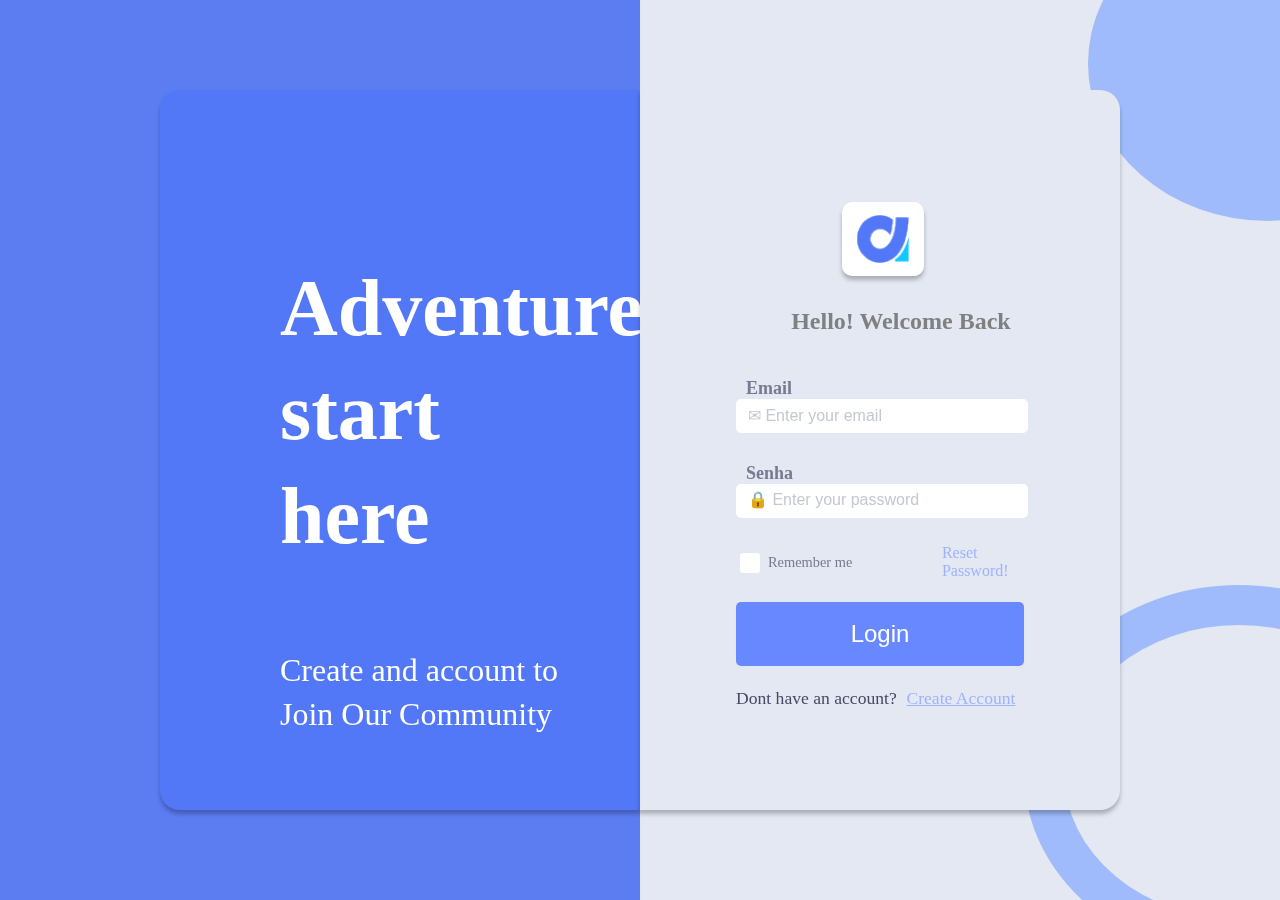
<file: Login/Index.html>
<!DOCTYPE html>
<html lang="pt-br">
  <head>
    <meta charset="UTF-8" />
    <meta http-equiv="X-UA-Compatible" content="IE=edge" />
    <meta name="viewport" content="width=device-width, initial-scale=1.0" />
    <title>Login</title>
    <link rel="stylesheet" href="style.css" />
    <link rel="preconnect" href="https://fonts.googleapis.com" />
    <link rel="preconnect" href="https://fonts.gstatic.com" crossorigin />
    <link
      href="https://fonts.googleapis.com/css2?family=Inria+Sans:wght@300&display=swap"
      rel="stylesheet"
    />
    <link
      rel="stylesheet"
      href="https://use.fontawesome.com/releases/v5.15.3/css/all.css"
      integrity="sha384-ow0VxT+3ET4zVchKdik3M7VbIMgg8WboKjE9aPhvx9ckp+EV8kuWfVYKzJd1DJ+7"
      crossorigin="anonymous"
    />
  </head>
  <body>
    <div id="backgroundDiv">
      <div id="backgroundDivLeft"></div>
      <div id="backgroundDivRight">
        <div id="upperCircle"></div>
        <div id="lowerCircle"></div>
      </div>
    </div>

    <div id="loginDivLeft">
      <div class="div-title">
        <h3 class="title">Adventure start here</h3>
        <h6 class="subtitle">Create and account to Join Our Community</h6>
      </div>
    </div>

    <div id="loginDivRight">
      <div class="logo-container"><img src="../img/logo.svg"></div>
      <!-- não incluir no partial -->
      <h3 class="login-title">Hello! Welcome Back</h3>
      <div id="loginSection">
        <label class="login-label login-username">
          <span class="span-username">email</span>
          <input
            type="text"
            name="username"
            class="input input-username"
            placeholder="&#x2709; Enter your email"
          />
        </label>

        <label class="login-label login-password">
          <span class="span-password">senha</span>
          <input
            type="password"
            name="password"
            class="input input-password"
            placeholder="&#x1F512; Enter your password"
          />
        </label>

        <div class="div-container">
          <label class="login-label-checkbox">
            <input type="checkbox" class="input-checkbox" />
            <span class="span-checkbox">Remember me</span>
          </label>

          <label class="label-reset-password">
            <a>Reset Password!</a>
          </label>
        </div>

        <button class="btn-continue">Login</button>

        <label class="label-create-account">
          <span class="span-create-account">Dont have an account?</span>
          <a href="../Register/Index.html">Create Account</a>
        </label>
      </div>
    </div>
  </body>
</html>
</file>
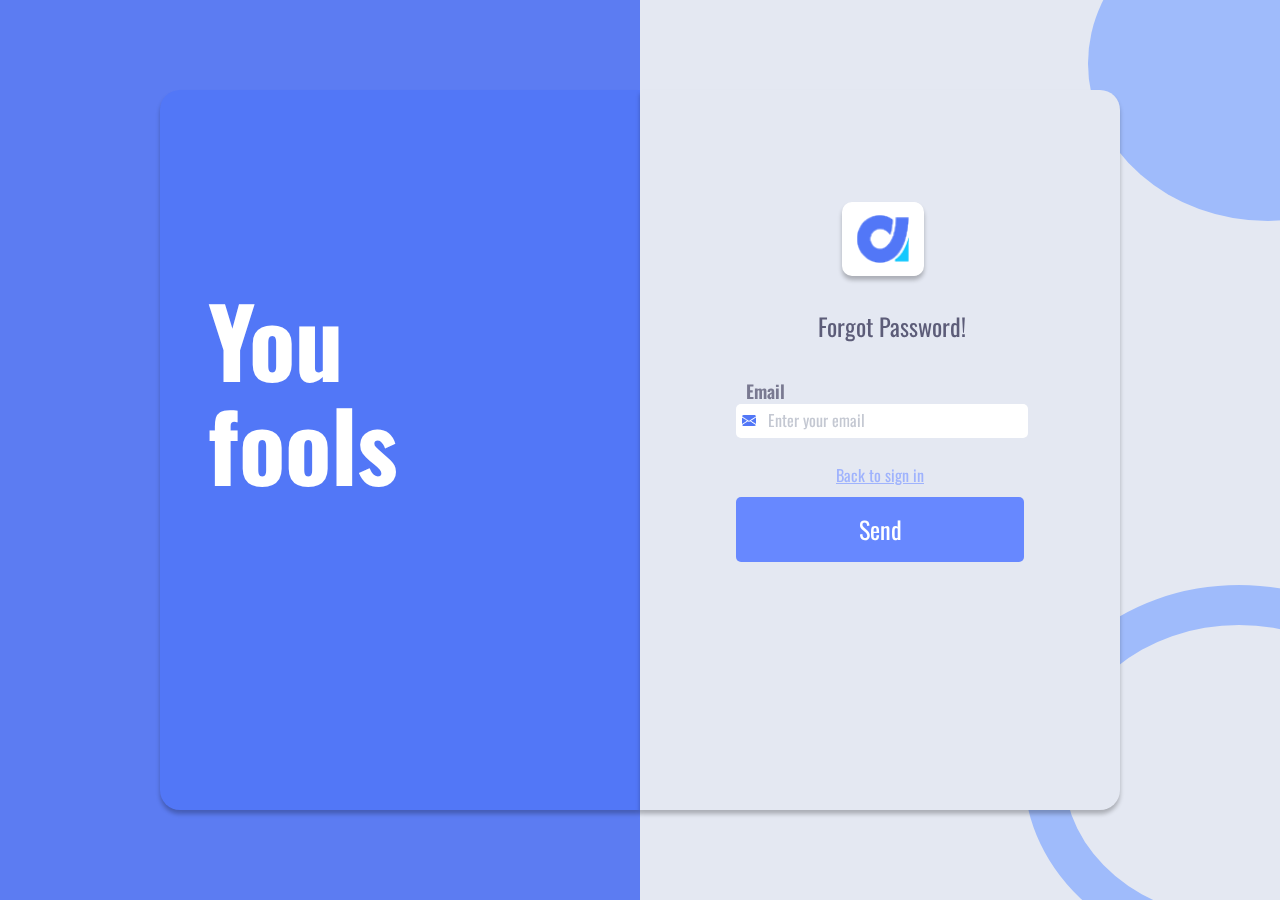
<file: Views/ForgotPassword/Index.html>
<!DOCTYPE html>
<html lang="pt-br">

<head>
  <meta charset="UTF-8" />
  <meta http-equiv="X-UA-Compatible" content="IE=edge" />
  <meta name="viewport" content="width=device-width, initial-scale=1.0" />
  <title>ResetPassword</title>
  <link rel="stylesheet" href="style.css" />
  <link rel="icon" href="../../img/favicon-16x16.png">
  <script src="script.js" defer></script>
</head>

<body>
  <div id="backgroundDiv">
    <div id="backgroundDivLeft"></div>
    <div id="backgroundDivRight">
      <div id="upperCircle"></div>
      <div id="lowerCircle"></div>
    </div>
  </div>

  <div id="loginDivLeft">
    <div class="div-title">
      <h3 class="title">You fools</h3>
    </div>
  </div>

  <div id="loginDivRight">
    <div class="logo-container"><img src="../../img/logo.svg"></div>
    <h3 class="login-title">Forgot Password!</h3>
    <form id="formLogin">
      <div id="loginSection">
        <label class="login-label login-email">
          <span class="span-email">email</span>
          <input type="email" name="email" class="input input-email" placeholder="Enter your email" />
          <img src="../../img/envelope-icon.png" class="envelope-icon">
        </label>

          <label class="label-back-sign-in">
            <a href="../Login/Index.html">Back to sign in</a>
          </label>

        <button id="btnSend" type="button" class="btn-send">Send</button>
      </div>
    </form>
  </div>
</body>

</html>
</file>
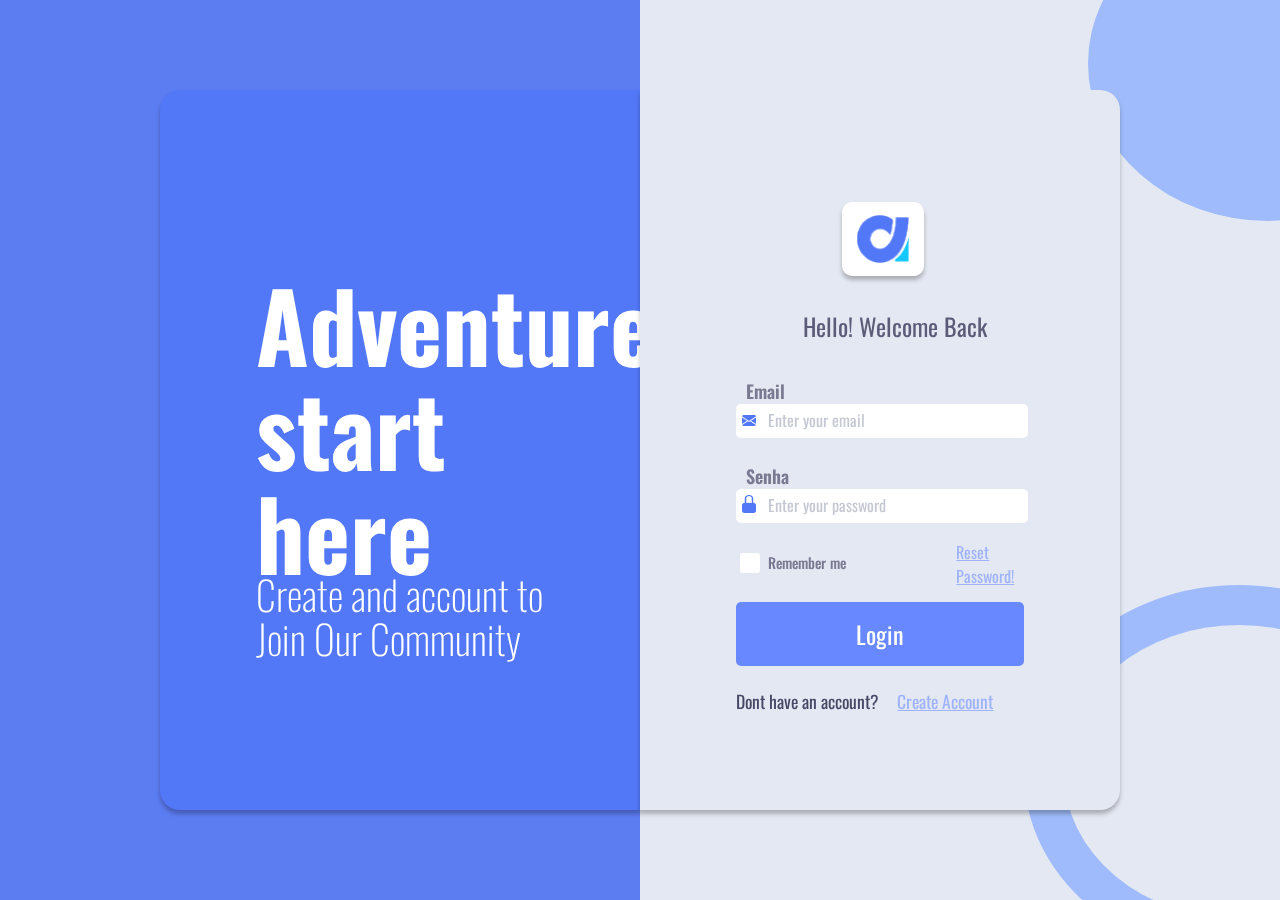
<file: Views/Login/Index.html>
<!DOCTYPE html>
<html lang="pt-br">

<head>
  <meta charset="UTF-8" />
  <meta http-equiv="X-UA-Compatible" content="IE=edge" />
  <meta name="viewport" content="width=device-width, initial-scale=1.0" />
  <title>Login</title>
  <link rel="stylesheet" href="style.css" />
  <link rel="icon" href="../../img/favicon-16x16.png">
  <script src="script.js" defer></script>
</head>

<body>
  <div id="backgroundDiv">
    <div id="backgroundDivLeft"></div>
    <div id="backgroundDivRight">
      <div id="upperCircle"></div>
      <div id="lowerCircle"></div>
    </div>
  </div>

  <div id="loginDivLeft">
    <div class="div-title">
      <h3 class="title">Adventure start here</h3>
      <h6 class="subtitle">Create and account to Join Our Community</h6>
    </div>
  </div>

  <div id="loginDivRight">
    <div class="logo-container"><img src="../../img/logo.svg"></div>
    <h3 class="login-title">Hello! Welcome Back</h3>
    <form id="formLogin">
      <div id="loginSection">
        <label class="login-label login-email">
          <span class="span-email">email</span>
          <input type="email" name="email" class="input input-email" placeholder="Enter your email" />
          <img src="../../img/envelope-icon.png" class="envelope-icon">
        </label>
        <label class="login-label login-password">
          <span class="span-password">senha</span>
          <input type="password" name="password" class="input input-password" placeholder="Enter your password" />
          <img src="../../img/lock-icon.png" class="lock-icon">
        </label>

        <div class="div-container">
          <label class="login-label-checkbox">
            <input type="checkbox" class="input-checkbox" name="cbx-remember"/>
            <span class="span-checkbox">Remember me</span>
          </label>

          <label class="label-reset-password">
            <a href="../ForgotPassword/Index.html">Reset Password!</a>
          </label>
        </div>

        <button id="btnLogin" type="button" class="btn-continue">Login</button>
        <label class="label-create-account">
          <span class="span-create-account">Dont have an account?</span>
          <a href="../Register/Index.html">Create Account</a>
        </label>
      </div>
    </form>
  </div>
</body>

</html>
</file>
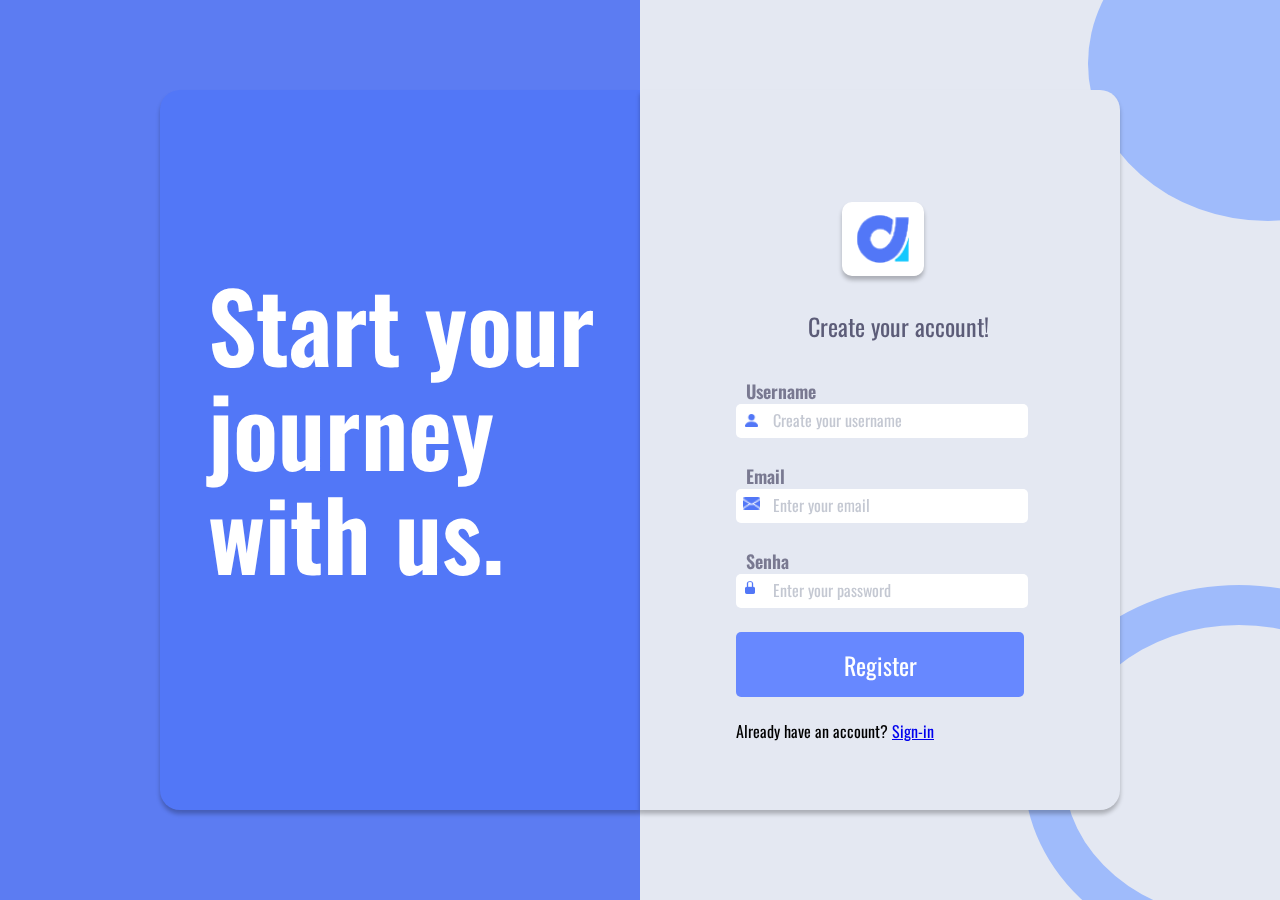
<file: Views/Register/Index.html>
<!DOCTYPE html>
<html lang="pt-br">

<head>
  <meta charset="UTF-8" />
  <meta http-equiv="X-UA-Compatible" content="IE=edge" />
  <meta name="viewport" content="width=device-width, initial-scale=1.0" />
  <title>Register</title>
  <link rel="stylesheet" href="style.css" />
  <link rel="icon" href="../../img/favicon-16x16.png">
  <script src="script.js" defer></script>

</head>

<body>
  <div id="backgroundDiv">
    <div id="backgroundDivLeft"></div>
    <div id="backgroundDivRight">
      <div id="upperCircle"></div>
      <div id="lowerCircle"></div>
    </div>
  </div>

  <div id="loginDivLeft">
    <div class="div-title">
      <h3 class="title">Start your journey with us.</h3>
    </div>
  </div>
  <form id="formRegister">
    <div id="loginDivRight">
      <div class="logo-container"><img src="../../img/logo.svg"></div>
      <h3 class="login-title">Create your account!</h3>
      <div id="loginSection">

        <label class="login-label login-username">
          <span class="span-username">username</span>
          <input type="text" name="username" class="input input-username" placeholder="Create your username" />
          <img src="../../img/user-icon.png" class="user-icon">
        </label>

        <label class="login-label login-email">
          <span class="span-email">email</span>
          <input type="text" name="username" class="input input-email" placeholder="Enter your email" />
          <img src="../../img/envelope-icon.png" class="envelope-icon">
        </label>

        <label class="login-label login-password">
          <span class="span-password">senha</span>
          <input type="password" name="password" class="input input-password" placeholder="Enter your password" />
          <img src="../../img/lock-icon.png" class="lock-icon">
        </label>

        <button class="btn-register" type="button">Register</button>
        <label class="label-sign-in">
          <span class="span-sign-in">Already have an account?</span>
          <a href="../Login/Index.html">Sign-in</a>
        </label>
      </div>
    </div>
  </form>
</body>

</html>
</file>
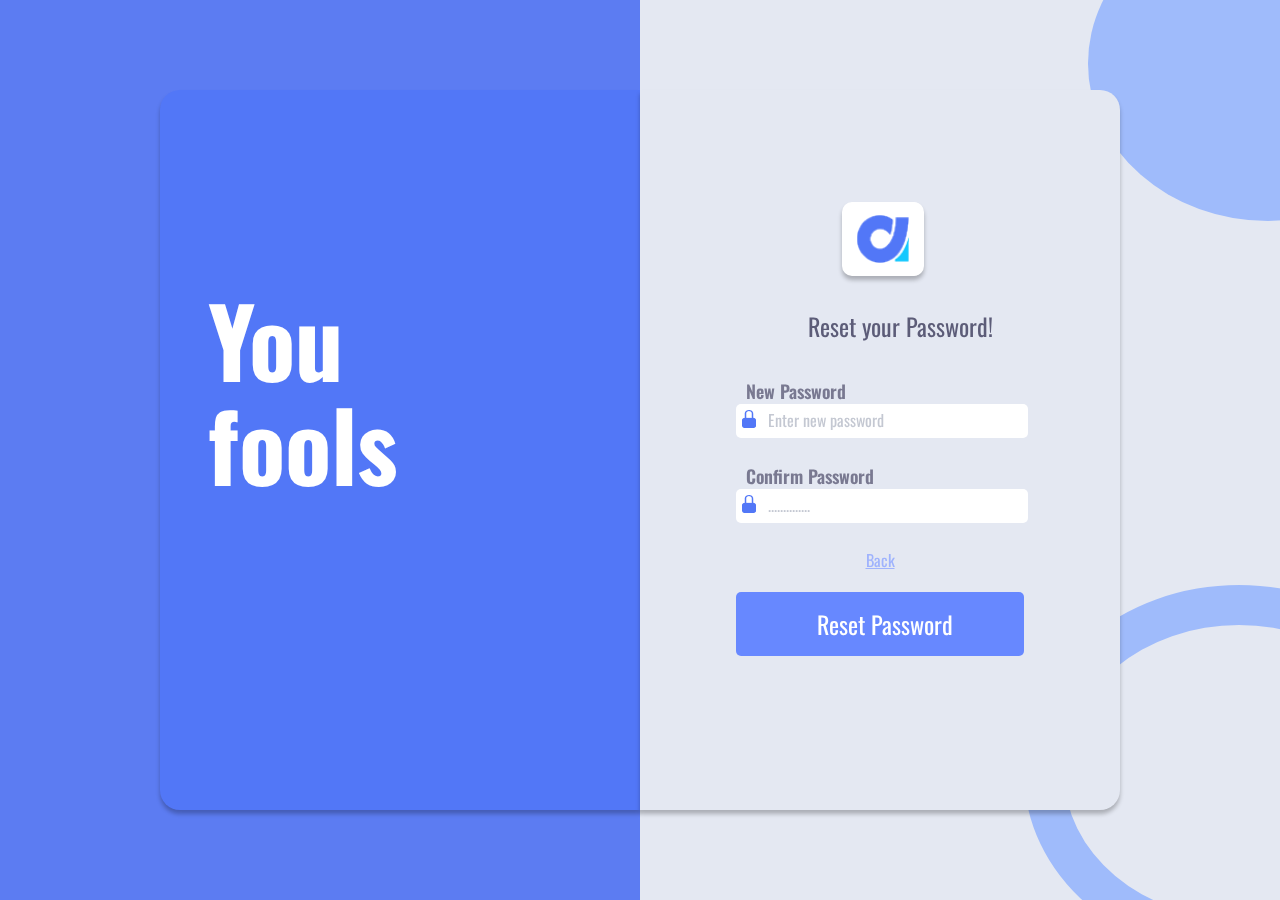
<file: Views/ResetPassword/Index.html>
<!DOCTYPE html>
<html lang="pt-br">

<head>
  <meta charset="UTF-8" />
  <meta http-equiv="X-UA-Compatible" content="IE=edge" />
  <meta name="viewport" content="width=device-width, initial-scale=1.0" />
  <title>ResetPassword</title>
  <link rel="stylesheet" href="style.css" />
  <link rel="icon" href="../../img/favicon-16x16.png">
  <script src="script.js" defer></script>
</head>

<body>
  <div id="backgroundDiv">
    <div id="backgroundDivLeft"></div>
    <div id="backgroundDivRight">
      <div id="upperCircle"></div>
      <div id="lowerCircle"></div>
    </div>
  </div>

  <div id="loginDivLeft">
    <div class="div-title">
      <h3 class="title">You fools</h3>
    </div>
  </div>

  <div id="loginDivRight">
    <div class="logo-container"><img src="../../img/logo.svg"></div>
    <h3 class="login-title">Reset your Password!</h3>
    <form id="formLogin">
      <div id="loginSection">
        <label class="login-label login-password">
          <span class="span-password">new password</span>
          <input type="password" name="password" class="input input-password" placeholder="Enter new password" />
          <img src="../../img/lock-icon.png" class="lock-icon">
        </label>

        <label class="login-label login-password">
            <span class="span-password">confirm password</span>
            <input type="confirmPassword" name="confirmPassword" class="input input-password input-confirm-password" placeholder=".............." />
            <img src="../../img/lock-icon.png" class="lock-icon-1">
          </label>

          <label class="label-back-sign-in">
            <a href="../VerificationCode/Index.html">Back</a>
          </label>

        <button id="btnSend" type="button" class="btn-send">Reset Password</button>
      </div>
    </form>
  </div>
</body>

</html>
</file>
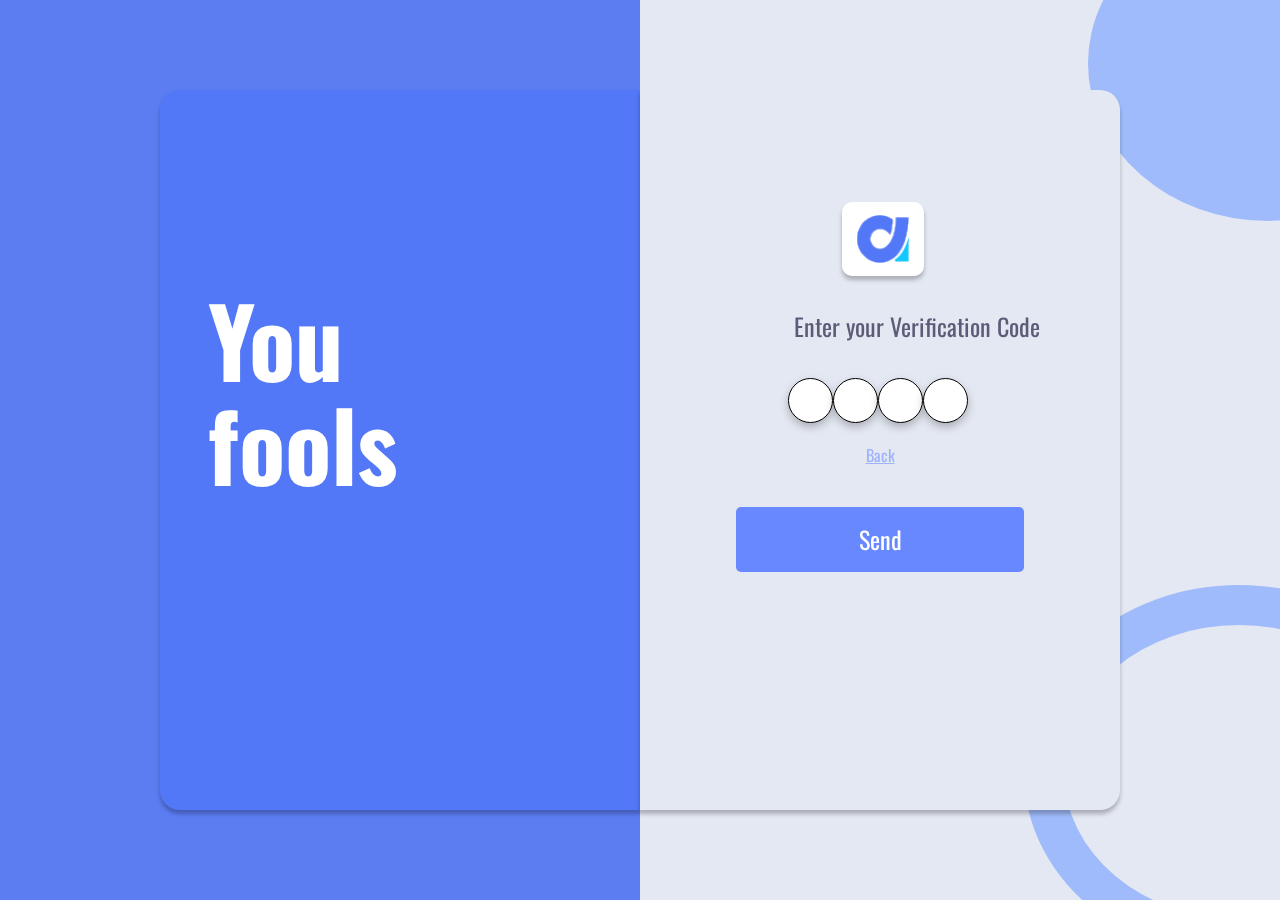
<file: Views/VerificationCode/Index.html>
<!DOCTYPE html>
<html lang="pt-br">

<head>
  <meta charset="UTF-8" />
  <meta http-equiv="X-UA-Compatible" content="IE=edge" />
  <meta name="viewport" content="width=device-width, initial-scale=1.0" />
  <title>ResetPassword</title>
  <link rel="stylesheet" href="style.css" />
  <link rel="icon" href="../../img/favicon-16x16.png">
  <script src="script.js" defer></script>
</head>

<body>
  <div id="backgroundDiv">
    <div id="backgroundDivLeft"></div>
    <div id="backgroundDivRight">
      <div id="upperCircle"></div>
      <div id="lowerCircle"></div>
    </div>
  </div>

  <div id="loginDivLeft">
    <div class="div-title">
      <h3 class="title">You fools</h3>
    </div>
  </div>

  <div id="loginDivRight">
    <div class="logo-container"><img src="../../img/logo.svg"></div>
    <h3 class="login-title">Enter your Verification Code</h3>
    <form id="formLogin">
      <div id="loginSection">
        <div class="verification-code-div">
          <input class="verification-code-ipt"  type="text" id="code1" maxlength="1" pattern="[0-9]">
          <input class="verification-code-ipt" type="text" id="code2" maxlength="1" pattern="[0-9]">
          <input class="verification-code-ipt" type="text" id="code3" maxlength="1" pattern="[0-9]">
          <input class="verification-code-ipt" type="text" id="code1" maxlength="1" pattern="[0-9]">
        </div>

          <label class="label-back-sign-in">
            <a href="../ForgotPassword/Index.html">Back</a>
          </label>

        <button id="btnSend" type="button" class="btn-send">Send</button>
      </div>
    </form>
  </div>
</body>

</html>
</file>
<file: Login/style.css>
body {
    margin:0;
}

#backgroundDiv {
position: fixed;
    top: 0;
    left: 0;
    width: 100%;
    height: 100%;
    display: flex;
}

#backgroundDivLeft {
    background-color: #5C7CF2;
    width: 50%;
    height: 100%;
}

#backgroundDivRight {
    background-color: #E4E8F2;
    width: 50%;
    height: 100%;
}

#upperCircle {
    border-radius: 50%;
    position: absolute;
    width: 360px;
    height: 35%;
    left: 85%;
    top: -94px;

background: #9FBBFB;
}

#lowerCircle {
    box-sizing: border-box;
    border-radius: 50%;
    position: absolute;
    width: 430px;
    height: 41.5%;
    left: 80%;
    top: 65%;
    background: #E4E8F2;
    border: 40px solid #9FBBFB;
}

#loginDivLeft {
    top: 10%;
    left: 12.5%;
    position: absolute;
    background-color: #5277F7;
    width: 37.5%;
    height: 80%; 
    z-index: 1;
    box-shadow: 0px 4px 4px rgba(0, 0, 0, 0.25);
    border-radius: 20px 0px 0px 20px;
}

#loginDivRight {
    top: 10%;
    right: 12.5%;
    position: absolute;
    background-color: #E4E8F2;
    width: 37.5%;
    height: 80%; 
    z-index: 1;
    box-shadow: 0px 4px 4px rgba(0, 0, 0, 0.25);
    border-radius: 0px 20px 20px 0px;
}

.logo-container {
    height: 74px;
    width: 82px;
    display: flex;
    align-items: center;
    justify-content: center;
    background: #FFFFFF;
    box-shadow: 0px 4px 4px rgba(0, 0, 0, 0.25);
    border-radius: 10px;
    position: absolute;
    left: 42%;
    top: 15.5%;
    
}

/* não incluir no partial */

.login-title {
    position: absolute;
    top: 27%;
    left: 31.5%;
    color: gray;
    font-size: 1.5em;
    margin-bottom: 30px;
}

#loginSection {
    height: 30%;
    width: 60%;
    position: absolute;
    top: 40%;
    left: 20%;
}

.login-label {
    display: block;
    margin-bottom: 20px;
    width: 100%;
    height: 30%;
}

.input {
    border-radius: 5px;
    width: 100%;
    height: 50%;
    border: none;
    outline: none;
}

.login-label > span {
    font-size: large;
    font: 1em;
    cursor: text;
    transition: all 200ms ease;
    text-transform: capitalize;
    color: #797991;
    font-weight: 600;
    margin: 8px 10px;
}

.input::placeholder {
    font-size: medium;
    padding: 10px;
    color: #C4C8D2;
}

.div-container {
    height: 25%;
    display: flex;
}

.login-label-checkbox {
    width: 100%;
    margin: 15px 0 50px;
    font-size: 0.9em;
    font-weight: 500;
    display: flex;
    align-items: center;
}

.input-checkbox {
    appearance: none;
    width: 20px;
    height: 20px;
    background-color: #FFFF;
    margin-right: 8px;
    border-radius: 3px;
}

.input-checkbox:checked {
    background-color: #797991;
}

.input-checkbox:checked::after {
    content: "";
    display: block;
    width: 5px;
    height: 10px;
    border: 3px solid white;
    border-width: 0 3px 3px 0;
    transform: rotate(45deg);
    margin: 2px 6px;
}

.span-checkbox {
    color: #797991;
    font-weight: 500;
}

.label-reset-password {
    width: 100%;
    display: flex;
    align-items: center;
}

.label-reset-password > a {
    margin-left: 43%;
    margin-bottom: 18%;
    color: #9FB3FD;
}

.btn-continue {
    width: 100%;
    height: 30%;
    font-weight: 500;
    font-size: 1.5em;
    border-radius: 5px;
    border: none;
    background-color: #6788FF;
    color: #FFFF;
    margin-bottom: 7.5%;
}

.label-create-account {
    width: 50%;
    margin-left: 16%;
}

.span-create-account {
    font-size: 1.1em;
    color: #474866;
}

.label-create-account > a {
    margin: 2%;
    font-size: 1.1em;
    margin-bottom: 18%;
    color: #9FB3FD;
}

.div-title {
    position: absolute;
    left: 25%;
    top: 12%;
    width: 60%;
}

.title {
    font-family: 'Oswald';
    font-style: normal;
    font-weight: 700;
    font-size: 5em;
    line-height: 104px;
    
    color: #FFFFFF;
}

.subtitle {
    font-family: 'Oswald';
    font-style: normal;
    font-weight: 300;
    font-size: 2em;
    line-height: 44px;
    color: #FFFFFF;
}
</file>
<file: Views/ForgotPassword/style.css>
@import url('https://fonts.googleapis.com/css2?family=Inria+Sans:wght@300&family=Oswald:wght@200;300;400;500;600;700&display=swap');

* {
    font-family: 'Oswald', sans-serif;
}

body {
    margin:0;
}

#backgroundDiv {
position: fixed;
    top: 0;
    left: 0;
    width: 100%;
    height: 100%;
    display: flex;
}

#backgroundDivLeft {
    background-color: #5C7CF2;
    width: 50%;
    height: 100%;
}

#backgroundDivRight {
    background-color: #E4E8F2;
    width: 50%;
    height: 100%;
}

#upperCircle {
    border-radius: 50%;
    position: absolute;
    width: 360px;
    height: 35%;
    left: 85%;
    top: -94px;

background: #9FBBFB;
}

#lowerCircle {
    box-sizing: border-box;
    border-radius: 50%;
    position: absolute;
    width: 430px;
    height: 41.5%;
    left: 80%;
    top: 65%;
    background: #E4E8F2;
    border: 40px solid #9FBBFB;
}

#loginDivLeft {
    top: 10%;
    left: 12.5%;
    position: absolute;
    background-color: #5277F7;
    width: 37.5%;
    height: 80%; 
    z-index: 1;
    box-shadow: 0px 4px 4px rgba(0, 0, 0, 0.25);
    border-radius: 20px 0px 0px 20px;
}

#loginDivRight {
    top: 10%;
    right: 12.5%;
    position: absolute;
    background-color: #E4E8F2;
    width: 37.5%;
    height: 80%; 
    z-index: 1;
    box-shadow: 0px 4px 4px rgba(0, 0, 0, 0.25);
    border-radius: 0px 20px 20px 0px;
}

.logo-container {
    height: 74px;
    width: 82px;
    display: flex;
    align-items: center;
    justify-content: center;
    background: #FFFFFF;
    box-shadow: 0px 4px 4px rgba(0, 0, 0, 0.25);
    border-radius: 10px;
    position: absolute;
    left: 42%;
    top: 15.5%;
    
}

.login-title {
    position: absolute;
    top: 27%;
    left: 37%;
    color: #5C5C78;
    font-size: 1.5em;
    font-weight: 400;
    margin-bottom: 30px;
}

#loginSection {
    height: 30%;
    width: 60%;
    position: absolute;
    top: 40%;
    left: 20%;
}

.login-label {
    display: block;
    margin-bottom: 20px;
    width: 100%;
    height: 30%;
}

.input {
    border-radius: 5px;
    width: 100%;
    height: 50%;
    border: none;
    outline: none;
}

.login-label > span {
    font-size: large;
    font: 1em;
    cursor: text;
    transition: all 200ms ease;
    text-transform: capitalize;
    color: #797991;
    font-weight: 600;
    margin: 8px 10px;
}

.input::placeholder {
    font-size: medium;
    padding: 30px;
    color: #C4C8D2;
}

.div-container {
    height: 25%;
    display: flex;
    justify-content: center;
    align-items: center;
}

.label-back-sign-in {
    width: 100%;
    display: flex;
    align-items: center;
    justify-content: center;
    padding-bottom: 10px;
}

.label-back-sign-in > a {
    color: #9FB3FD;
}

.btn-send {
    width: 100%;
    height: 30%;
    font-weight: 400;
    font-size: 1.5em;
    border-radius: 5px;
    border: none;
    background-color: #6788FF;
    color: #FFFF;
    margin-bottom: 7.5%;
}

.btn-send:hover {
    background-color: #4168F9;
}

.div-title {
    position: absolute;
    left: 10%;
    top: 14%;
    width: 60%;
}

.title {
    font-style: normal;
    font-weight: 700;
    font-size: 6em;
    line-height: 104px;
    
    color: #FFFFFF;
}

.login-email > img {
    position: absolute;
    top: 17%;
    left: 2%;
}
</file>
<file: Views/Login/style.css>
@import url('https://fonts.googleapis.com/css2?family=Inria+Sans:wght@300&family=Oswald:wght@200;300;400;500;600;700&display=swap');

* {
    font-family: 'Oswald', sans-serif;
}

body {
    margin:0;
}

#backgroundDiv {
position: fixed;
    top: 0;
    left: 0;
    width: 100%;
    height: 100%;
    display: flex;
}

#backgroundDivLeft {
    background-color: #5C7CF2;
    width: 50%;
    height: 100%;
}

#backgroundDivRight {
    background-color: #E4E8F2;
    width: 50%;
    height: 100%;
}

#upperCircle {
    border-radius: 50%;
    position: absolute;
    width: 360px;
    height: 35%;
    left: 85%;
    top: -94px;

background: #9FBBFB;
}

#lowerCircle {
    box-sizing: border-box;
    border-radius: 50%;
    position: absolute;
    width: 430px;
    height: 41.5%;
    left: 80%;
    top: 65%;
    background: #E4E8F2;
    border: 40px solid #9FBBFB;
}

#loginDivLeft {
    top: 10%;
    left: 12.5%;
    position: absolute;
    background-color: #5277F7;
    width: 37.5%;
    height: 80%; 
    z-index: 1;
    box-shadow: 0px 4px 4px rgba(0, 0, 0, 0.25);
    border-radius: 20px 0px 0px 20px;
}

#loginDivRight {
    top: 10%;
    right: 12.5%;
    position: absolute;
    background-color: #E4E8F2;
    width: 37.5%;
    height: 80%; 
    z-index: 1;
    box-shadow: 0px 4px 4px rgba(0, 0, 0, 0.25);
    border-radius: 0px 20px 20px 0px;
}

.logo-container {
    height: 74px;
    width: 82px;
    display: flex;
    align-items: center;
    justify-content: center;
    background: #FFFFFF;
    box-shadow: 0px 4px 4px rgba(0, 0, 0, 0.25);
    border-radius: 10px;
    position: absolute;
    left: 42%;
    top: 15.5%;
    
}

/* não incluir no partial */

.login-title {
    position: absolute;
    top: 27%;
    left: 34%;
    color: #5C5C78;
    font-size: 1.5em;
    font-weight: 400;
    margin-bottom: 30px;
}

#loginSection {
    height: 30%;
    width: 60%;
    position: absolute;
    top: 40%;
    left: 20%;
}

.login-label {
    display: block;
    margin-bottom: 20px;
    width: 100%;
    height: 30%;
}

.input {
    border-radius: 5px;
    width: 100%;
    height: 50%;
    border: none;
    outline: none;
}

.login-label > span {
    font-size: large;
    font: 1em;
    cursor: text;
    transition: all 200ms ease;
    text-transform: capitalize;
    color: #797991;
    font-weight: 600;
    margin: 8px 10px;
}

.input::placeholder {
    font-size: medium;
    padding: 30px;
    color: #C4C8D2;
}

.div-container {
    height: 25%;
    display: flex;
}

.login-label-checkbox {
    width: 100%;
    margin: 15px 0 50px;
    font-size: 0.9em;
    font-weight: 500;
    display: flex;
    align-items: center;
}

.input-checkbox {
    appearance: none;
    width: 20px;
    height: 20px;
    background-color: #FFFF;
    margin-right: 8px;
    border-radius: 3px;
}

.input-checkbox:checked {
    background-color: #797991;
}

.input-checkbox:checked::after {
    content: "";
    display: block;
    width: 5px;
    height: 10px;
    border: 3px solid white;
    border-width: 0 3px 3px 0;
    transform: rotate(45deg);
    margin: 2px 6px;
}

.span-checkbox {
    color: #797991;
    font-weight: 500;
}

.label-reset-password {
    width: 100%;
    display: flex;
    align-items: center;
}

.label-reset-password > a {
    margin-left: 53%;
    margin-bottom: 14.5%;
    color: #9FB3FD;
}

.btn-continue {
    width: 100%;
    height: 30%;
    font-weight: 400;
    font-size: 1.5em;
    border-radius: 5px;
    border: none;
    background-color: #6788FF;
    color: #FFFF;
    margin-bottom: 7.5%;
}

.btn-continue:hover {
    background-color: #4168F9;
}

.label-create-account {
    width: 50%;
    margin-left: 16%;
}

.span-create-account {
    font-size: 1.1em;
    color: #474866;
}

.label-create-account > a {
    margin: 5%;
    font-size: 1.1em;
    margin-bottom: 18%;
    color: #9FB3FD;
}

.div-title {
    position: absolute;
    left: 20%;
    top: 12%;
    width: 60%;
}

.title {
    font-style: normal;
    font-weight: 700;
    font-size: 6em;
    line-height: 104px;
    
    color: #FFFFFF;
}

.subtitle {
    position: absolute;
    top: 60%;
    font-style: normal;
    font-weight: 200;
    font-size: 2.5em;
    line-height: 44px;
    color: #FFFFFF;
}

.login-email > img {
    position: absolute;
    top: 17%;
    left: 2%;
}

.login-password > img {
    position: absolute;
    top: 54%;
    left: 2%;
}
</file>
<file: Views/Register/style.css>
@import url('https://fonts.googleapis.com/css2?family=Inria+Sans:wght@300&family=Oswald:wght@200;300;400;500;600;700&display=swap');

* {
    font-family: 'Oswald', sans-serif;
}

body {
    margin:0;    
}

#backgroundDiv {
position: fixed;
    top: 0;
    left: 0;
    width: 100%;
    height: 100%;
    display: flex;
}

#backgroundDivLeft {
    background-color: #5C7CF2;
    width: 50%;
    height: 100%;
}

#backgroundDivRight {
    background-color: #E4E8F2;
    width: 50%;
    height: 100%;
}

#upperCircle {
    border-radius: 50%;
    position: absolute;
    width: 360px;
    height: 35%;
    left: 85%;
    top: -94px;

background: #9FBBFB;
}

#lowerCircle {
    box-sizing: border-box;
    border-radius: 50%;
    position: absolute;
    width: 430px;
    height: 41.5%;
    left: 80%;
    top: 65%;
    background: #E4E8F2;
    border: 40px solid #9FBBFB;
}

#loginDivLeft {
    top: 10%;
    left: 12.5%;
    position: absolute;
    background-color: #5277F7;
    width: 37.5%;
    height: 80%; 
    z-index: 1;
    box-shadow: 0px 4px 4px rgba(0, 0, 0, 0.25);
    border-radius: 20px 0px 0px 20px;
}

#loginDivRight {
    top: 10%;
    right: 12.5%;
    position: absolute;
    background-color: #E4E8F2;
    width: 37.5%;
    height: 80%; 
    z-index: 1;
    box-shadow: 0px 4px 4px rgba(0, 0, 0, 0.25);
    border-radius: 0px 20px 20px 0px;
}

.logo-container {
    height: 74px;
    width: 82px;
    display: flex;
    align-items: center;
    justify-content: center;
    background: #FFFFFF;
    box-shadow: 0px 4px 4px rgba(0, 0, 0, 0.25);
    border-radius: 10px;
    position: absolute;
    left: 42%;
    top: 15.5%;
    
}

.login-title {
    position: absolute;
    top: 27%;
    left: 35%;
    color: #5C5C78;
    font-size: 1.5em;
    font-weight: 400;
    margin-bottom: 30px;
}

#loginSection {
    height: 30%;
    width: 60%;
    position: absolute;
    top: 40%;
    left: 20%;
}

.login-label {
    display: block;
    margin-bottom: 20px;
    width: 100%;
    height: 30%;
}

.input {
    border-radius: 5px;
    width: 100%;
    height: 50%;
    border: none;
    outline: none;
}

.login-label > span {
    font-size: large;
    font: 1em;
    cursor: text;
    transition: all 200ms ease;
    text-transform: capitalize;
    color: #797991;
    font-weight: 600;
    margin: 8px 10px;
}

.input::placeholder {
    font-size: medium;
    padding: 35px;
    color: #C4C8D2;
}

.btn-register {
    width: 100%;
    height: 30%;
    font-weight: 400;
    font-size: 1.5em;
    border-radius: 5px;
    border: none;
    background-color: #6788FF;
    color: #FFFF;
    margin-bottom: 7.5%;
}

.btn-register:hover {
    background-color: #4168F9;
}

.div-title {
    position: absolute;
    left: 10%;
    top: 12%;
    width: 90%;
}

.title {
    font-family: 'Oswald';
    font-style: normal;
    font-weight: 600;
    font-size: 6em;
    line-height: 104px;
    
    color: #FFFFFF;
}

.login-username > img {
    position: absolute;
    height: 6%;
    left: 3%;
    top: 16.5%;
}

.login-email > img {
    position: absolute;
    height: 6%;
    left: 2.5%;
    top: 55%;
}

.login-password > img {
    position: absolute;
    height: 6%;
    left: 3%;
    top: 94%;
}
</file>
<file: Views/ResetPassword/style.css>
@import url('https://fonts.googleapis.com/css2?family=Inria+Sans:wght@300&family=Oswald:wght@200;300;400;500;600;700&display=swap');

* {
    font-family: 'Oswald', sans-serif;
}

body {
    margin:0;
}

#backgroundDiv {
position: fixed;
    top: 0;
    left: 0;
    width: 100%;
    height: 100%;
    display: flex;
}

#backgroundDivLeft {
    background-color: #5C7CF2;
    width: 50%;
    height: 100%;
}

#backgroundDivRight {
    background-color: #E4E8F2;
    width: 50%;
    height: 100%;
}

#upperCircle {
    border-radius: 50%;
    position: absolute;
    width: 360px;
    height: 35%;
    left: 85%;
    top: -94px;

background: #9FBBFB;
}

#lowerCircle {
    box-sizing: border-box;
    border-radius: 50%;
    position: absolute;
    width: 430px;
    height: 41.5%;
    left: 80%;
    top: 65%;
    background: #E4E8F2;
    border: 40px solid #9FBBFB;
}

#loginDivLeft {
    top: 10%;
    left: 12.5%;
    position: absolute;
    background-color: #5277F7;
    width: 37.5%;
    height: 80%; 
    z-index: 1;
    box-shadow: 0px 4px 4px rgba(0, 0, 0, 0.25);
    border-radius: 20px 0px 0px 20px;
}

#loginDivRight {
    top: 10%;
    right: 12.5%;
    position: absolute;
    background-color: #E4E8F2;
    width: 37.5%;
    height: 80%; 
    z-index: 1;
    box-shadow: 0px 4px 4px rgba(0, 0, 0, 0.25);
    border-radius: 0px 20px 20px 0px;
}

.logo-container {
    height: 74px;
    width: 82px;
    display: flex;
    align-items: center;
    justify-content: center;
    background: #FFFFFF;
    box-shadow: 0px 4px 4px rgba(0, 0, 0, 0.25);
    border-radius: 10px;
    position: absolute;
    left: 42%;
    top: 15.5%;
    
}

.login-title {
    position: absolute;
    top: 27%;
    left: 35%;
    color: #5C5C78;
    font-size: 1.5em;
    font-weight: 400;
    margin-bottom: 30px;
}

#loginSection {
    height: 30%;
    width: 60%;
    position: absolute;
    top: 40%;
    left: 20%;
}

.login-label {
    display: block;
    margin-bottom: 20px;
    width: 100%;
    height: 30%;
}

.input {
    border-radius: 5px;
    width: 100%;
    height: 50%;
    border: none;
    outline: none;
}

.login-label > span {
    font-size: large;
    font: 1em;
    cursor: text;
    transition: all 200ms ease;
    text-transform: capitalize;
    color: #797991;
    font-weight: 600;
    margin: 8px 10px;
}

.input::placeholder {
    font-size: medium;
    padding: 30px;
    color: #C4C8D2;
}

.div-container {
    height: 25%;
    display: flex;
    justify-content: center;
    align-items: center;
}

.label-back-sign-in {
    width: 100%;
    display: flex;
    align-items: center;
    justify-content: center;
    padding-bottom: 20px;
}

.label-back-sign-in > a {
    color: #9FB3FD;
}

.btn-send {
    width: 100%;
    height: 30%;
    font-weight: 400;
    font-size: 1.5em;
    border-radius: 5px;
    border: none;
    background-color: #6788FF;
    color: #FFFF;
    padding-left: 16px;
}

.btn-send:hover {
    background-color: #4168F9;
}

.div-title {
    position: absolute;
    left: 10%;
    top: 14%;
    width: 60%;
}

.title {
    font-style: normal;
    font-weight: 700;
    font-size: 6em;
    line-height: 104px;
    
    color: #FFFFFF;
}

.lock-icon {
    position: absolute;
    top: 15%;
    left: 2%;
}

.lock-icon-1 {
    position: absolute;
    top: 54%;
    left: 2%;
}
</file>
<file: Views/VerificationCode/style.css>
@import url('https://fonts.googleapis.com/css2?family=Inria+Sans:wght@300&family=Oswald:wght@200;300;400;500;600;700&display=swap');

* {
    font-family: 'Oswald', sans-serif;
}

body {
    margin: 0;
}

#backgroundDiv {
    position: fixed;
    top: 0;
    left: 0;
    width: 100%;
    height: 100%;
    display: flex;
}

#backgroundDivLeft {
    background-color: #5C7CF2;
    width: 50%;
    height: 100%;
}

#backgroundDivRight {
    background-color: #E4E8F2;
    width: 50%;
    height: 100%;
}

#upperCircle {
    border-radius: 50%;
    position: absolute;
    width: 360px;
    height: 35%;
    left: 85%;
    top: -94px;

    background: #9FBBFB;
}

#lowerCircle {
    box-sizing: border-box;
    border-radius: 50%;
    position: absolute;
    width: 430px;
    height: 41.5%;
    left: 80%;
    top: 65%;
    background: #E4E8F2;
    border: 40px solid #9FBBFB;
}

#loginDivLeft {
    top: 10%;
    left: 12.5%;
    position: absolute;
    background-color: #5277F7;
    width: 37.5%;
    height: 80%;
    z-index: 1;
    box-shadow: 0px 4px 4px rgba(0, 0, 0, 0.25);
    border-radius: 20px 0px 0px 20px;
}

#loginDivRight {
    top: 10%;
    right: 12.5%;
    position: absolute;
    background-color: #E4E8F2;
    width: 37.5%;
    height: 80%;
    z-index: 1;
    box-shadow: 0px 4px 4px rgba(0, 0, 0, 0.25);
    border-radius: 0px 20px 20px 0px;
}

.logo-container {
    height: 74px;
    width: 82px;
    display: flex;
    align-items: center;
    justify-content: center;
    background: #FFFFFF;
    box-shadow: 0px 4px 4px rgba(0, 0, 0, 0.25);
    border-radius: 10px;
    position: absolute;
    left: 42%;
    top: 15.5%;

}

.login-title {
    position: absolute;
    top: 27%;
    left: 32%;
    color: #5C5C78;
    font-size: 1.5em;
    font-weight: 400;
    margin-bottom: 30px;
}

#loginSection {
    height: 30%;
    width: 60%;
    position: absolute;
    top: 40%;
    left: 20%;
}

.login-label {
    display: block;
    margin-bottom: 20px;
    width: 100%;
    height: 30%;
}

.input {
    border-radius: 5px;
    width: 100%;
    height: 50%;
    border: none;
    outline: none;
}

.login-label>span {
    font-size: large;
    font: 1em;
    cursor: text;
    transition: all 200ms ease;
    text-transform: capitalize;
    color: #797991;
    font-weight: 600;
    margin: 8px 10px;
}

.input::placeholder {
    font-size: medium;
    padding: 30px;
    color: #C4C8D2;
}

.div-container {
    height: 25%;
    display: flex;
    justify-content: center;
    align-items: center;
}

.label-back-sign-in {
    width: 100%;
    display: flex;
    align-items: center;
    justify-content: center;
    padding-bottom: 10px;
    margin-top: 20px;
    margin-bottom: 30px;
}

.label-back-sign-in>a {
    color: #9FB3FD;
}

.btn-send {
    width: 100%;
    height: 30%;
    font-weight: 400;
    font-size: 1.5em;
    border-radius: 5px;
    border: none;
    background-color: #6788FF;
    color: #FFFF;
    margin-bottom: 7.5%;
}

.btn-send:hover {
    background-color: #4168F9;
}

.div-title {
    position: absolute;
    left: 10%;
    top: 14%;
    width: 60%;
}

.title {
    font-style: normal;
    font-weight: 700;
    font-size: 6em;
    line-height: 104px;

    color: #FFFFFF;
}

.login-email>img {
    position: absolute;
    top: 17%;
    left: 2%;
}

.verification-code-div {
    width: 60%;
    margin-left: 18%;
    display: flex;
    justify-content: space-between;
}

.verification-code-ipt {
    outline: none;
    height: 45px;
    width: 45px;
    box-sizing: border-box;
    background: white;
    border: 1px solid #000000;
    border-radius: 50%;
    font-weight: 400;
    font-size: 30px;
    line-height: 44px;
    color: #5C5C78;
    padding: 13.5px;
    filter: drop-shadow(0px 4px 4px rgba(0, 0, 0, 0.25));
}
</file>
